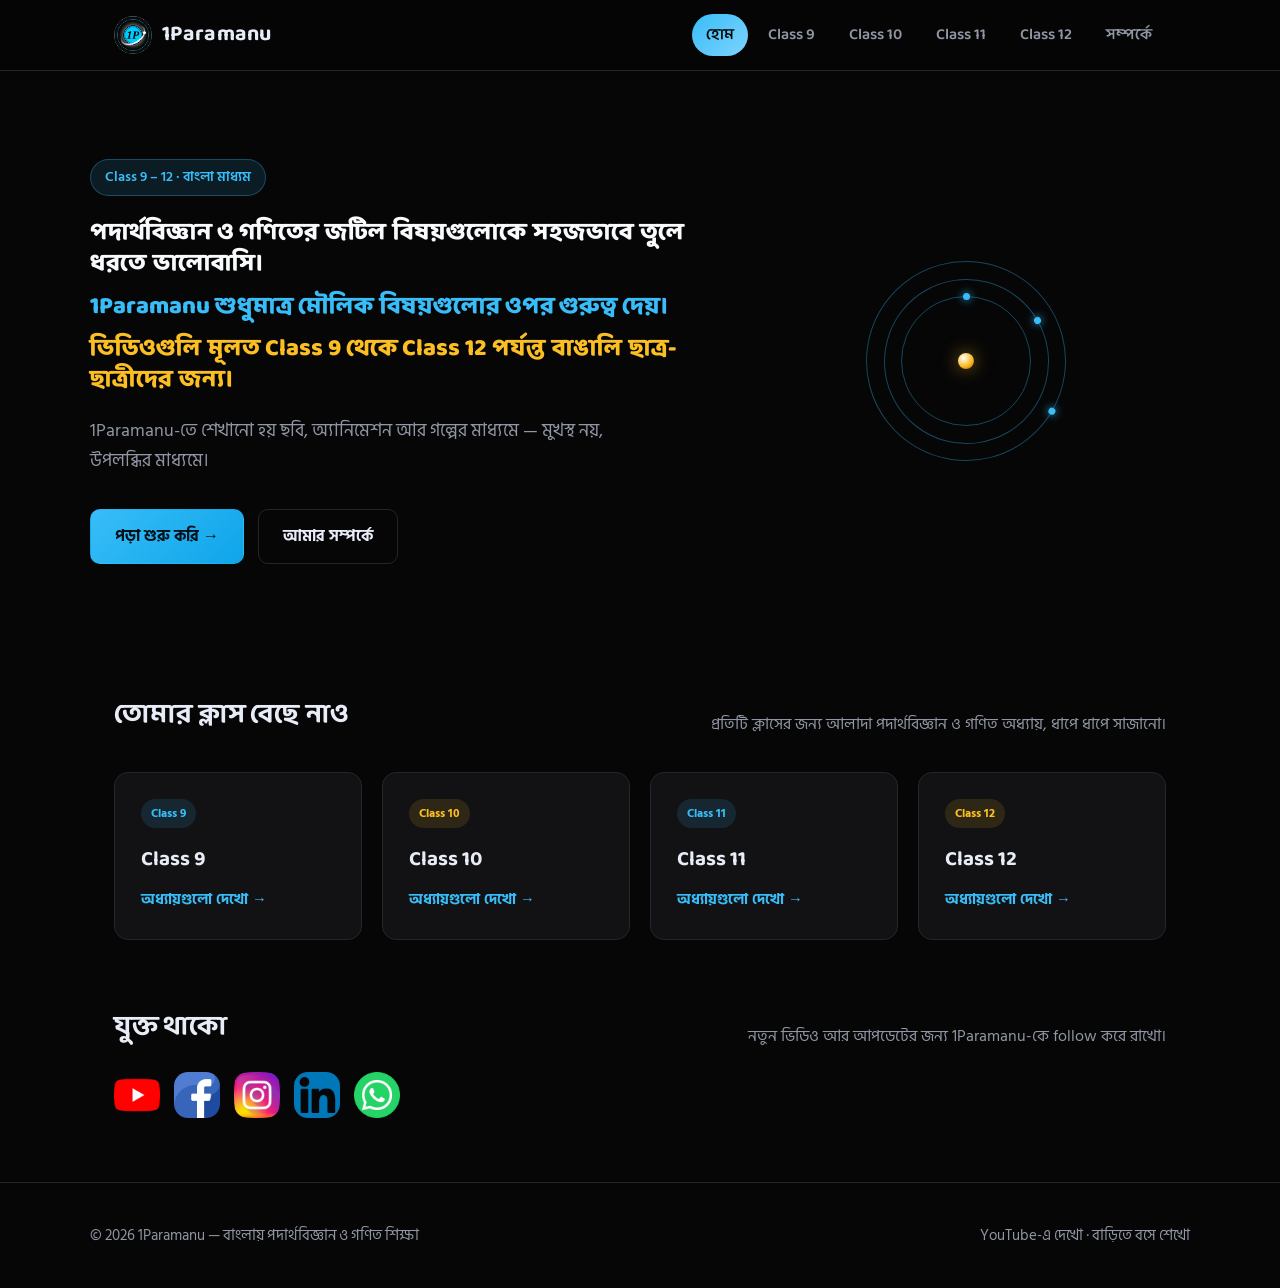
<file: index.html>
<!DOCTYPE html>
<html lang="bn">
<head>
<meta charset="UTF-8">
<meta name="viewport" content="width=device-width, initial-scale=1.0">
<title>1Paramanu | পদার্থবিজ্ঞান ও গণিত, বাংলায়</title>
<meta name="description" content="Class 9 থেকে 12 পর্যন্ত পদার্থবিজ্ঞান ও গণিত, সহজ বাংলায়, ভিজ্যুয়াল অ্যানিমেশনের মাধ্যমে।">
<link rel="stylesheet" href="style.css">
</head>
<body>

<header>
  <nav class="nav">
    <a href="index.html" class="logo">
      <img src="logo.webp" alt="One Paramanu" class="logo-img" width="38" height="38">
      1Paramanu
    </a>
    <button class="nav-toggle" aria-label="মেনু খুলুন" onclick="document.querySelector('.nav-links').classList.toggle('open')">☰</button>
    <ul class="nav-links">
      <li><a class="nav-link active" href="index.html">হোম</a></li>
      <li><a class="nav-link" href="class9.html">Class 9</a></li>
      <li><a class="nav-link" href="class10.html">Class 10</a></li>
      <li><a class="nav-link" href="class11.html">Class 11</a></li>
      <li><a class="nav-link" href="class12.html">Class 12</a></li>
      <li><a class="nav-link" href="about.html">সম্পর্কে</a></li>
    </ul>
  </nav>
</header>

<section class="hero">
  <div class="hero-grid">
    <div>
      <span class="eyebrow"> Class 9 – 12 · বাংলা মাধ্যম</span>
      <h1 style="font-size: 24px;">
  <span style="color: #F8FAFC; display: block; margin-bottom: 12px;">পদার্থবিজ্ঞান ও গণিতের জটিল বিষয়গুলোকে সহজভাবে তুলে ধরতে ভালোবাসি।</span>
  <span class="heading-sky" style="display: block; margin-bottom: 12px;">1Paramanu শুধুমাত্র মৌলিক বিষয়গুলোর ওপর গুরুত্ব দেয়।</span>
  <span class="heading-yellow" style="display: block;">ভিডিওগুলি মূলত Class 9 থেকে Class 12 পর্যন্ত বাঙালি ছাত্র-ছাত্রীদের জন্য।</span>
</h1>
      <p>1Paramanu-তে শেখানো হয় ছবি, অ্যানিমেশন আর গল্পের মাধ্যমে — মুখস্থ নয়, উপলব্ধির মাধ্যমে।</p>
      <div class="btn-row">
        <a href="#classes" class="btn btn-primary">পড়া শুরু করি →</a>
        <a href="about.html" class="btn btn-secondary">আমার সম্পর্কে</a>
      </div>
    </div>
    <div class="atom-stage">
      <div class="atom">
        <div class="orbit orbit-1"><div class="electron"></div></div>
        <div class="orbit orbit-2"><div class="electron"></div></div>
        <div class="orbit orbit-3"><div class="electron"></div></div>
        <div class="nucleus"></div>
      </div>
    </div>
  </div>
</section>

<section id="classes">
  <div class="wrap">
    <div class="section-head">
      <h2>তোমার ক্লাস বেছে নাও</h2>
      <p>প্রতিটি ক্লাসের জন্য আলাদা পদার্থবিজ্ঞান ও গণিত অধ্যায়, ধাপে ধাপে সাজানো।</p>
    </div>
    <div class="class-grid">
      <div class="class-card">
        <span class="tag physics">Class 9</span>
        <h3>Class 9</h3>
        <a class="go" href="class9.html">অধ্যায়গুলো দেখো →</a>
      </div>
      <div class="class-card">
        <span class="tag math">Class 10</span>
        <h3>Class 10</h3>
        <a class="go" href="class10.html">অধ্যায়গুলো দেখো →</a>
      </div>
      <div class="class-card">
        <span class="tag physics">Class 11</span>
        <h3>Class 11</h3>
        <a class="go" href="class11.html">অধ্যায়গুলো দেখো →</a>
      </div>
      <div class="class-card">
        <span class="tag math">Class 12</span>
        <h3>Class 12</h3>
        <a class="go" href="class12.html">অধ্যায়গুলো দেখো →</a>
      </div>
    </div>
  </div>
</section>

<section class="social-section">
  <div class="wrap">
    <div class="section-head">
      <h2>যুক্ত থাকো</h2>
      <p>নতুন ভিডিও আর আপডেটের জন্য 1Paramanu-কে follow করে রাখো।</p>
    </div>
    <div class="social-row">
      <a class="social-btn youtube" href="https://youtube.com/@1paramanu?si=-sLL2XbflFCzx0f9" target="_blank" rel="noopener" aria-label="YouTube">
        <img src="youtube.webp" alt="YouTube" width="46" height="46">
      </a>
      <a class="social-btn facebook" href="https://facebook.com/profile.php?id=61591580364175" target="_blank" rel="noopener" aria-label="Facebook">
        <img src="facebook.webp" alt="Facebook" width="46" height="46">
      </a>
      <a class="social-btn instagram" href="https://instagram.com/one_paramanu" target="_blank" rel="noopener" aria-label="Instagram">
        <img src="instagram.webp" alt="Instagram" width="46" height="46">
      </a>
      <a class="social-btn linkedin" href="https://www.linkedin.com/in/subhajit-das-558a62386/" target="_blank" rel="noopener" aria-label="LinkedIn">
        <img src="linkedin.webp" alt="LinkedIn" width="46" height="46">
      </a>
      <a class="social-btn whatsapp" href="https://whatsapp.com/channel/0029VbBiETI7dmeeoJoPIU3R" target="_blank" rel="noopener" aria-label="WhatsApp">
        <img src="whatsapp.webp" alt="WhatsApp" width="46" height="46">
      </a>
    </div>
  </div>
</section>

<footer>
  <div class="footer-wrap">
    <span>© 2026 1Paramanu — বাংলায় পদার্থবিজ্ঞান ও গণিত শিক্ষা</span>
    <span>YouTube-এ দেখো · বাড়িতে বসে শেখো</span>
  </div>
</footer>

</body>
</html>
</file>
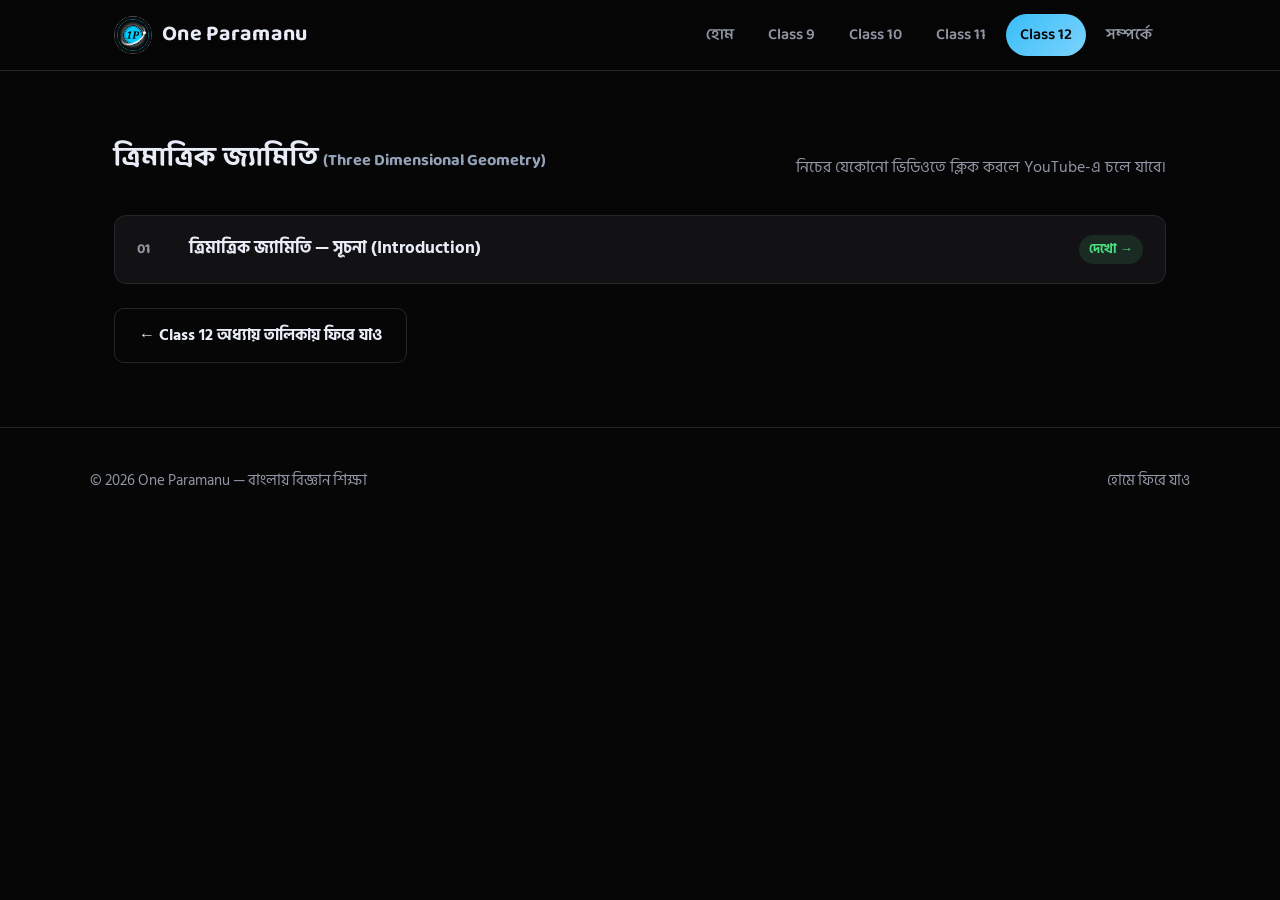
<file: 3d-geometry-videos.html>
<!DOCTYPE html>
<html lang="bn">
<head>
<meta charset="UTF-8">
<meta name="viewport" content="width=device-width, initial-scale=1.0">
<title>ত্রিমাত্রিক জ্যামিতি — ভিডিওসমূহ | One Paramanu</title>
<link rel="stylesheet" href="style.css">
</head>
<body>

<header>
  <nav class="nav">
    <a href="index.html" class="logo">
      <img src="logo.webp" alt="One Paramanu" class="logo-img">
      One Paramanu
    </a>
    <button class="nav-toggle" aria-label="মেনু খুলুন" onclick="document.querySelector('.nav-links').classList.toggle('open')">☰</button>
    <ul class="nav-links">
      <li><a class="nav-link" href="index.html">হোম</a></li>
      <li><a class="nav-link" href="class9.html">Class 9</a></li>
      <li><a class="nav-link" href="class10.html">Class 10</a></li>
      <li><a class="nav-link" href="class11.html">Class 11</a></li>
      <li><a class="nav-link active" href="class12.html">Class 12</a></li>
      <li><a class="nav-link" href="about.html">সম্পর্কে</a></li>
    </ul>
  </nav>
</header>

<section>
  <div class="wrap">
    <div class="section-head">
      <h2>ত্রিমাত্রিক জ্যামিতি <span style="color:#94A3B8; font-size: 0.6em;">(Three Dimensional Geometry)</span></h2>
      <p>নিচের যেকোনো ভিডিওতে ক্লিক করলে YouTube-এ চলে যাবে।</p>
    </div>

    <div class="topic-list" id="video-list">
      <a href="https://youtu.be/Vw0Oh6Q1fI4" target="_blank" rel="noopener" class="topic-row">
        <span class="topic-num">01</span>
        <div><h4>ত্রিমাত্রিক জ্যামিতি — সূচনা (Introduction)</h4></div>
        <span class="status ready">দেখো →</span>
      </a>

      <!--
        নতুন ভিডিও যোগ করতে নিচের ব্লকটি কপি করে, নম্বর, শিরোনাম এবং লিংক বদলে দাও:

        <a href="https://youtu.be/VIDEO_ID" target="_blank" rel="noopener" class="topic-row">
          <span class="topic-num">02</span>
          <div><h4>ভিডিও শিরোনাম এখানে লিখো</h4></div>
          <span class="status ready">দেখো →</span>
        </a>
      -->
    </div>

    <div class="btn-row" style="margin-top: 24px;">
      <a href="class12.html" class="btn btn-secondary">← Class 12 অধ্যায় তালিকায় ফিরে যাও</a>
    </div>
  </div>
</section>

<footer>
  <div class="footer-wrap">
    <span>© 2026 One Paramanu — বাংলায় বিজ্ঞান শিক্ষা</span>
    <span><a href="index.html">হোমে ফিরে যাও</a></span>
  </div>
</footer>

</body>
</html>
</file>
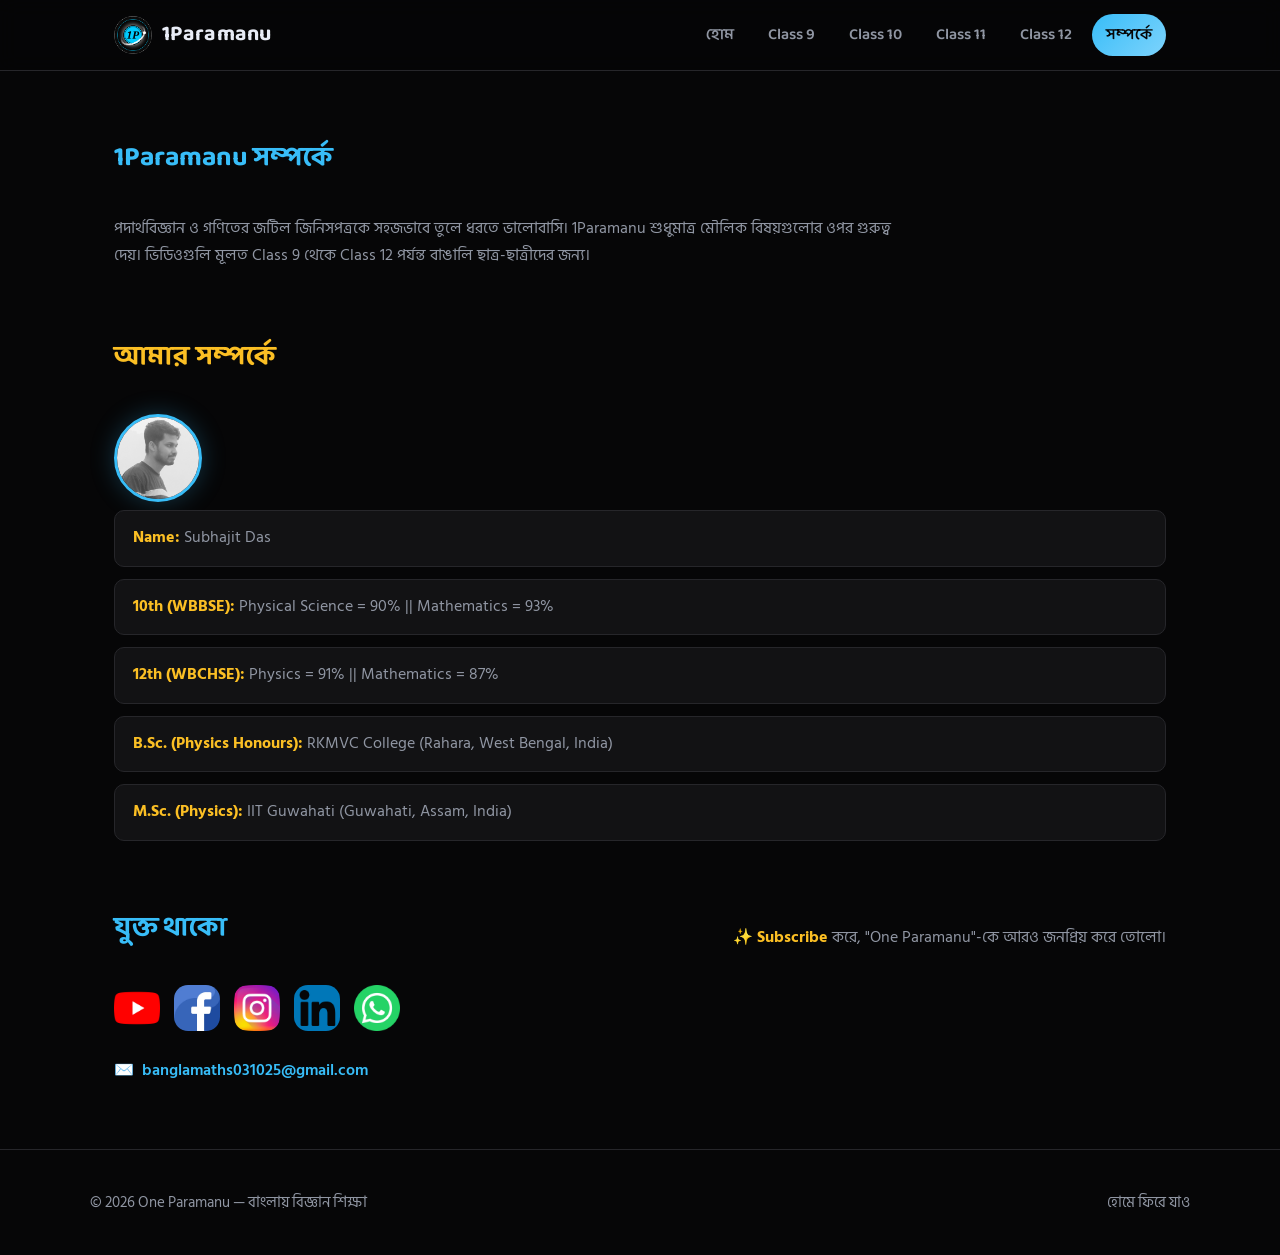
<file: about.html>
<!DOCTYPE html>
<html lang="bn">
<head>
<meta charset="UTF-8">
<meta name="viewport" content="width=device-width, initial-scale=1.0">
<title>সম্পর্কে | 1Paramanu</title>
<link rel="stylesheet" href="style.css">
</head>
<body class="page-about">

<header>
  <nav class="nav">
    <a href="index.html" class="logo">
      <img src="logo.webp" alt="1Paramanu" class="logo-img" width="38" height="38">
      1Paramanu
    </a>
    <button class="nav-toggle" aria-label="মেনু খুলুন" onclick="document.querySelector('.nav-links').classList.toggle('open')">☰</button>
    <ul class="nav-links">
      <li><a class="nav-link" href="index.html">হোম</a></li>
      <li><a class="nav-link" href="class9.html">Class 9</a></li>
      <li><a class="nav-link" href="class10.html">Class 10</a></li>
      <li><a class="nav-link" href="class11.html">Class 11</a></li>
      <li><a class="nav-link" href="class12.html">Class 12</a></li>
      <li><a class="nav-link active" href="about.html">সম্পর্কে</a></li>
    </ul>
  </nav>
</header>

<section>
  <div class="wrap">
    <div class="section-head">
      <h2 class="heading-sky">1Paramanu সম্পর্কে</h2>
    </div>
    <div class="about-block">
      <p>পদার্থবিজ্ঞান ও গণিতের জটিল জিনিসপত্রকে সহজভাবে তুলে ধরতে ভালোবাসি। 1Paramanu শুধুমাত্র মৌলিক বিষয়গুলোর ওপর গুরুত্ব দেয়। ভিডিওগুলি মূলত Class 9 থেকে Class 12 পর্যন্ত বাঙালি ছাত্র-ছাত্রীদের জন্য।</p>
    </div>
  </div>
</section>

<section style="padding-top:0;">
  <div class="wrap">
    <div class="section-head">
      <h2 class="heading-yellow">আমার সম্পর্কে</h2>
    </div>
    <div class="profile-row">
      <img src="profile.webp" alt="Subhajit Das" class="profile-photo">
    </div>
    <ul class="edu-list">
      <li><strong class="heading-yellow">Name:</strong> Subhajit Das</li>
      <li><strong class="heading-yellow">10th (WBBSE):</strong> Physical Science = 90% || Mathematics = 93%</li>
      <li><strong class="heading-yellow">12th (WBCHSE):</strong> Physics = 91% || Mathematics = 87%</li>
      <li><strong class="heading-yellow">B.Sc. (Physics Honours):</strong> RKMVC College (Rahara, West Bengal, India)</li>
      <li><strong class="heading-yellow">M.Sc. (Physics):</strong> IIT Guwahati (Guwahati, Assam, India)</li>
    </ul>
  </div>
</section>

<section style="padding-top:0;">
  <div class="wrap">
    <div class="section-head">
      <h2 class="heading-sky">যুক্ত থাকো</h2>
      <p>✨ <strong class="heading-yellow">Subscribe</strong> করে, "One Paramanu"-কে আরও জনপ্রিয় করে তোলো।</p>
    </div>
    <div class="social-row" style="margin-bottom:26px;">
      <a class="social-btn youtube" href="https://youtube.com/@oneparamanu?si=-sLL2XbflFCzx0f9" target="_blank" rel="noopener" aria-label="YouTube">
        <img src="youtube.webp" alt="YouTube" width="46" height="46">
      </a>
      <a class="social-btn facebook" href="https://facebook.com/profile.php?id=61591580364175" target="_blank" rel="noopener" aria-label="Facebook">
        <img src="facebook.webp" alt="Facebook" width="46" height="46">
      </a>
      <a class="social-btn instagram" href="https://instagram.com/one_paramanu" target="_blank" rel="noopener" aria-label="Instagram">
        <img src="instagram.webp" alt="Instagram" width="46" height="46">
      </a>
      <a class="social-btn linkedin" href="https://www.linkedin.com/in/subhajit-das-558a62386/" target="_blank" rel="noopener" aria-label="LinkedIn">
        <img src="linkedin.webp" alt="LinkedIn" width="46" height="46">
      </a>
      <a class="social-btn whatsapp" href="https://whatsapp.com/channel/0029VbBiETI7dmeeoJoPIU3R" target="_blank" rel="noopener" aria-label="WhatsApp">
        <img src="whatsapp.webp" alt="WhatsApp" width="46" height="46">
      </a>
    </div>
    <div class="contact-line">
      ✉️ <a href="mailto:banglamaths031025@gmail.com">banglamaths031025@gmail.com</a>
    </div>
  </div>
</section>

<footer>
  <div class="footer-wrap">
    <span>© 2026 One Paramanu — বাংলায় বিজ্ঞান শিক্ষা</span>
    <span><a href="index.html">হোমে ফিরে যাও</a></span>
  </div>
</footer>

</body>
</html>
</file>
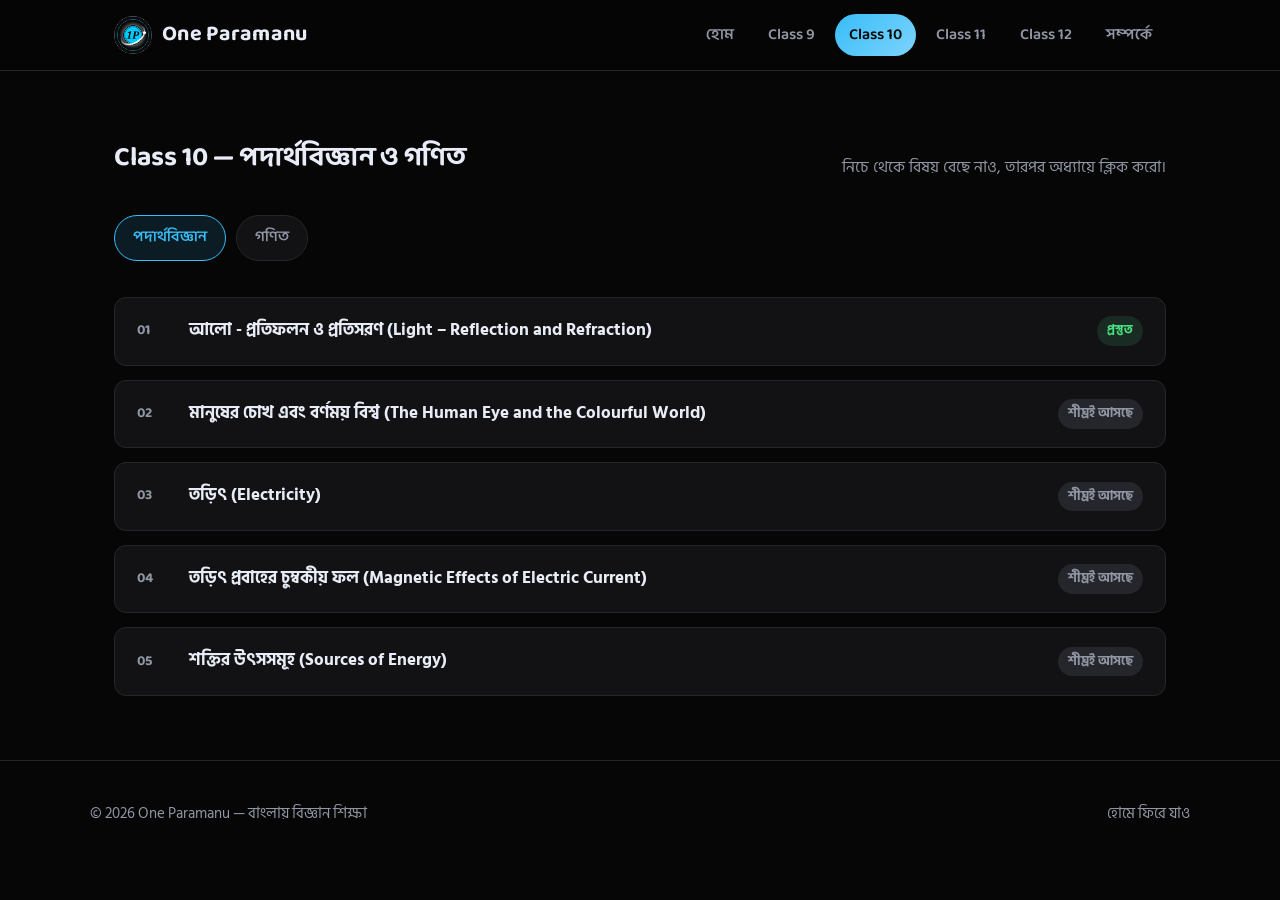
<file: class10.html>
<!DOCTYPE html>
<html lang="bn">
<head>
<meta charset="UTF-8">
<meta name="viewport" content="width=device-width, initial-scale=1.0">
<title>Class 10 | One Paramanu</title>
<link rel="stylesheet" href="style.css">
</head>
<body>

<header>
  <nav class="nav">
    <a href="index.html" class="logo">
      <img src="logo.webp" alt="One Paramanu" class="logo-img">
      One Paramanu
    </a>
    <button class="nav-toggle" aria-label="মেনু খুলুন" onclick="document.querySelector('.nav-links').classList.toggle('open')">☰</button>
    <ul class="nav-links">
      <li><a class="nav-link" href="index.html">হোম</a></li>
      <li><a class="nav-link" href="class9.html">Class 9</a></li>
      <li><a class="nav-link active" href="class10.html">Class 10</a></li>
      <li><a class="nav-link" href="class11.html">Class 11</a></li>
      <li><a class="nav-link" href="class12.html">Class 12</a></li>
      <li><a class="nav-link" href="about.html">সম্পর্কে</a></li>
    </ul>
  </nav>
</header>

<section>
  <div class="wrap">
    <div class="section-head">
      <h2>Class 10 — পদার্থবিজ্ঞান ও গণিত</h2>
      <p>নিচে থেকে বিষয় বেছে নাও, তারপর অধ্যায়ে ক্লিক করো।</p>
    </div>

    <div class="pill-row">
      <span class="pill active physics" id="pill-physics" onclick="showSubject('physics')">পদার্থবিজ্ঞান</span>
      <span class="pill" id="pill-math" onclick="showSubject('math')">গণিত</span>
    </div>

    <div class="topic-list" id="topic-list-physics">
      <div class="topic-row">
        <span class="topic-num">01</span>
        <div>
          <h4>আলো - প্রতিফলন ও প্রতিসরণ (Light – Reflection and Refraction)</h4>
        </div>
        <span class="status ready">প্রস্তুত</span>
      </div>
      <div class="topic-row">
        <span class="topic-num">02</span>
        <div>
          <h4>মানুষের চোখ এবং বর্ণময় বিশ্ব (The Human Eye and the Colourful World)</h4>
        </div>
        <span class="status soon">শীঘ্রই আসছে</span>
      </div>
      <div class="topic-row">
        <span class="topic-num">03</span>
        <div>
          <h4>তড়িৎ (Electricity)</h4>
        </div>
        <span class="status soon">শীঘ্রই আসছে</span>
      </div>
      <div class="topic-row">
        <span class="topic-num">04</span>
        <div>
          <h4>তড়িৎ প্রবাহের চুম্বকীয় ফল (Magnetic Effects of Electric Current)</h4>
        </div>
        <span class="status soon">শীঘ্রই আসছে</span>
      </div>
      <div class="topic-row">
        <span class="topic-num">05</span>
        <div>
          <h4>শক্তির উৎসসমূহ (Sources of Energy)</h4>
        </div>
        <span class="status soon">শীঘ্রই আসছে</span>
      </div>
    </div>

    <div class="topic-list" id="topic-list-math" style="display:none;">
      <div class="topic-row">
        <span class="topic-num">01</span>
        <div>
          <h4>একচলবিশিষ্ট দ্বিঘাত সমীকরণ</h4>
        </div>
        <span class="status soon">শীঘ্রই আসছে</span>
      </div>
      <div class="topic-row">
        <span class="topic-num">02</span>
        <div>
          <h4>সরল সুদকষা</h4>
        </div>
        <span class="status soon">শীঘ্রই আসছে</span>
      </div>
      <div class="topic-row">
        <span class="topic-num">03</span>
        <div>
          <h4>বৃত্ত সম্পর্কিত উপপাদ্য</h4>
        </div>
        <span class="status soon">শীঘ্রই আসছে</span>
      </div>
      <div class="topic-row">
        <span class="topic-num">04</span>
        <div>
          <h4>আয়তঘন</h4>
        </div>
        <span class="status soon">শীঘ্রই আসছে</span>
      </div>
      <div class="topic-row">
        <span class="topic-num">05</span>
        <div>
          <h4>অনুপাত ও সমানুপাত</h4>
        </div>
        <span class="status soon">শীঘ্রই আসছে</span>
      </div>
      <div class="topic-row">
        <span class="topic-num">06</span>
        <div>
          <h4>চক্রবৃদ্ধি সুদ (৩ বছর পর্যন্ত) ও সমহারে বৃদ্ধি বা হ্রাস</h4>
        </div>
        <span class="status soon">শীঘ্রই আসছে</span>
      </div>
      <div class="topic-row">
        <span class="topic-num">07</span>
        <div>
          <h4>বৃত্তস্থ কোণ সম্পর্কিত উপপাদ্য</h4>
        </div>
        <span class="status soon">শীঘ্রই আসছে</span>
      </div>
      <div class="topic-row">
        <span class="topic-num">08</span>
        <div>
          <h4>লম্ব বৃত্তাকার চোঙ</h4>
        </div>
        <span class="status soon">শীঘ্রই আসছে</span>
      </div>
      <div class="topic-row">
        <span class="topic-num">09</span>
        <div>
          <h4>দ্বিঘাত করণী</h4>
        </div>
        <span class="status soon">শীঘ্রই আসছে</span>
      </div>
      <div class="topic-row">
        <span class="topic-num">10</span>
        <div>
          <h4>বৃত্তস্থ চতুর্ভুজ সংক্রান্ত উপপাদ্য</h4>
        </div>
        <span class="status soon">শীঘ্রই আসছে</span>
      </div>
      <div class="topic-row">
        <span class="topic-num">11</span>
        <div>
          <h4>সম্পাদ্য: ত্রিভুজের পরিবৃত্ত ও অন্তর্বৃত্ত অঙ্কন</h4>
        </div>
        <span class="status soon">শীঘ্রই আসছে</span>
      </div>
      <div class="topic-row">
        <span class="topic-num">12</span>
        <div>
          <h4>গোলক</h4>
        </div>
        <span class="status soon">শীঘ্রই আসছে</span>
      </div>
      <div class="topic-row">
        <span class="topic-num">13</span>
        <div>
          <h4>ভেদ</h4>
        </div>
        <span class="status soon">শীঘ্রই আসছে</span>
      </div>
      <div class="topic-row">
        <span class="topic-num">14</span>
        <div>
          <h4>অংশীদারি কারবার</h4>
        </div>
        <span class="status soon">শীঘ্রই আসছে</span>
      </div>
      <div class="topic-row">
        <span class="topic-num">15</span>
        <div>
          <h4>বৃত্তের স্পর্শক সংক্রান্ত উপপাদ্য</h4>
        </div>
        <span class="status soon">শীঘ্রই আসছে</span>
      </div>
      <div class="topic-row">
        <span class="topic-num">16</span>
        <div>
          <h4>লম্ব বৃত্তাকার শঙ্কু</h4>
        </div>
        <span class="status soon">শীঘ্রই আসছে</span>
      </div>
      <div class="topic-row">
        <span class="topic-num">17</span>
        <div>
          <h4>সম্পাদ্য: বৃত্তের স্পর্শক অঙ্কন</h4>
        </div>
        <span class="status soon">শীঘ্রই আসছে</span>
      </div>
      <div class="topic-row">
        <span class="topic-num">18</span>
        <div>
          <h4>সদৃশতা</h4>
        </div>
        <span class="status soon">শীঘ্রই আসছে</span>
      </div>
      <div class="topic-row">
        <span class="topic-num">19</span>
        <div>
          <h4>বিভিন্ন ঘনবস্তু সংক্রান্ত বাস্তব সমস্যা</h4>
        </div>
        <span class="status soon">শীঘ্রই আসছে</span>
      </div>
      <div class="topic-row">
        <span class="topic-num">20</span>
        <div>
          <h4>ত্রিকোণমিতি: কোণ পরিমাপের ধারণা</h4>
        </div>
        <span class="status soon">শীঘ্রই আসছে</span>
      </div>
      <div class="topic-row">
        <span class="topic-num">21</span>
        <div>
          <h4>সম্পাদ্য: মধ্যসমানুপাতী নির্ণয়</h4>
        </div>
        <span class="status soon">শীঘ্রই আসছে</span>
      </div>
      <div class="topic-row">
        <span class="topic-num">22</span>
        <div>
          <h4>পিথাগোরাসের উপপাদ্য</h4>
        </div>
        <span class="status soon">শীঘ্রই আসছে</span>
      </div>
      <div class="topic-row">
        <span class="topic-num">23</span>
        <div>
          <h4>ত্রিকোণমিতিক অনুপাত এবং ত্রিকোণমিতিক অভেদাবলি</h4>
        </div>
        <span class="status soon">শীঘ্রই আসছে</span>
      </div>
      <div class="topic-row">
        <span class="topic-num">24</span>
        <div>
          <h4>পূরক কোণের ত্রিকোণমিতিক অনুপাত</h4>
        </div>
        <span class="status soon">শীঘ্রই আসছে</span>
      </div>
      <div class="topic-row">
        <span class="topic-num">25</span>
        <div>
          <h4>ত্রিকোণমিতিক অনুপাতের প্রয়োগ: উচ্চতা ও দূরত্ব</h4>
        </div>
        <span class="status soon">শীঘ্রই আসছে</span>
      </div>
      <div class="topic-row">
        <span class="topic-num">26</span>
        <div>
          <h4>রাশিবিজ্ঞান: গড়, মধ্যমা, ওজাইভ, সংখ্যাগুরুমান</h4>
        </div>
        <span class="status soon">শীঘ্রই আসছে</span>
      </div>
    </div>

  </div>
</section>

<script>
function showSubject(subject){
  document.getElementById('topic-list-physics').style.display = subject === 'physics' ? '' : 'none';
  document.getElementById('topic-list-math').style.display = subject === 'math' ? '' : 'none';
  document.getElementById('pill-physics').classList.toggle('active', subject === 'physics');
  document.getElementById('pill-physics').classList.toggle('physics', subject === 'physics');
  document.getElementById('pill-math').classList.toggle('active', subject === 'math');
  document.getElementById('pill-math').classList.toggle('math', subject === 'math');
}
</script>

<footer>
  <div class="footer-wrap">
    <span>© 2026 One Paramanu — বাংলায় বিজ্ঞান শিক্ষা</span>
    <span><a href="index.html">হোমে ফিরে যাও</a></span>
  </div>
</footer>

</body>
</html>
</file>
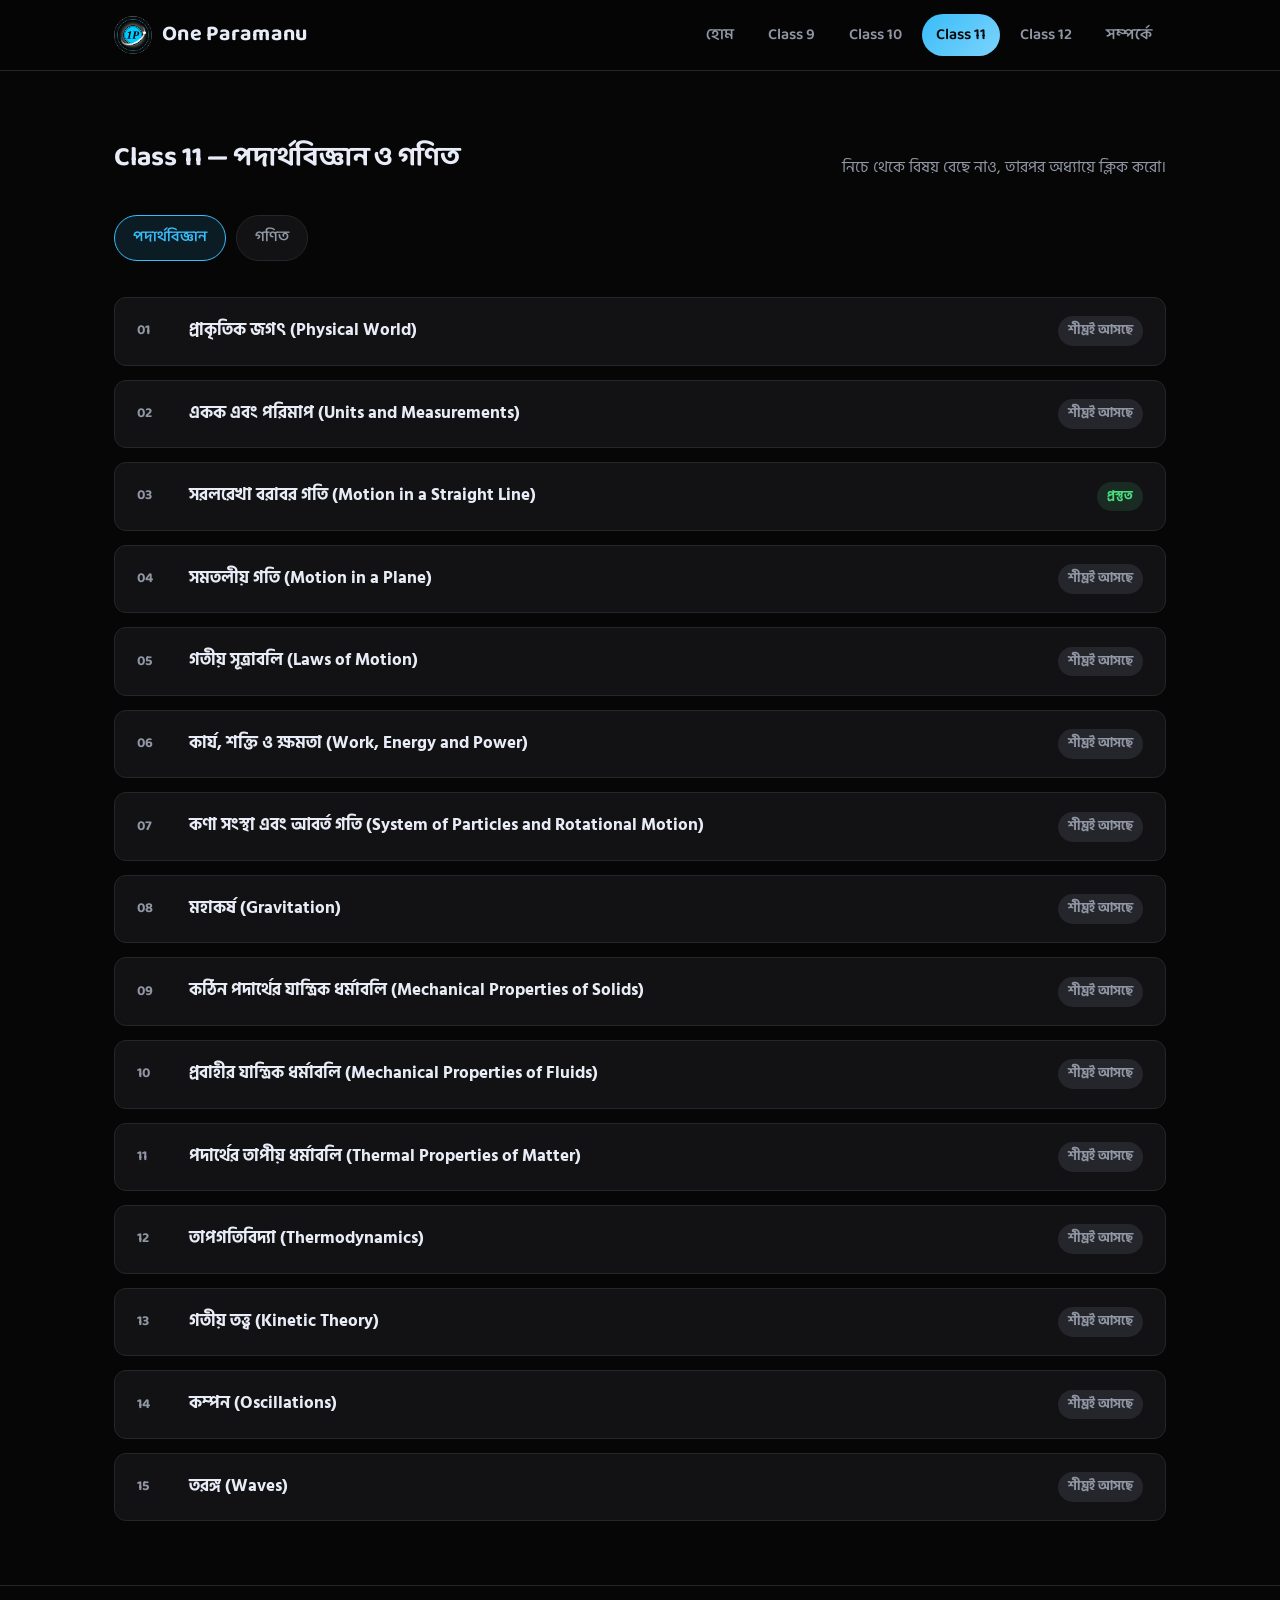
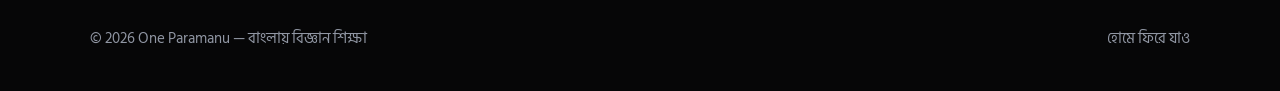
<file: class11.html>
<!DOCTYPE html>
<html lang="bn">
<head>
<meta charset="UTF-8">
<meta name="viewport" content="width=device-width, initial-scale=1.0">
<title>Class 11 | One Paramanu</title>
<link rel="stylesheet" href="style.css">
</head>
<body>

<header>
  <nav class="nav">
    <a href="index.html" class="logo">
      <img src="logo.webp" alt="One Paramanu" class="logo-img">
      One Paramanu
    </a>
    <button class="nav-toggle" aria-label="মেনু খুলুন" onclick="document.querySelector('.nav-links').classList.toggle('open')">☰</button>
    <ul class="nav-links">
      <li><a class="nav-link" href="index.html">হোম</a></li>
      <li><a class="nav-link" href="class9.html">Class 9</a></li>
      <li><a class="nav-link" href="class10.html">Class 10</a></li>
      <li><a class="nav-link active" href="class11.html">Class 11</a></li>
      <li><a class="nav-link" href="class12.html">Class 12</a></li>
      <li><a class="nav-link" href="about.html">সম্পর্কে</a></li>
    </ul>
  </nav>
</header>

<section>
  <div class="wrap">
    <div class="section-head">
      <h2>Class 11 — পদার্থবিজ্ঞান ও গণিত</h2>
      <p>নিচে থেকে বিষয় বেছে নাও, তারপর অধ্যায়ে ক্লিক করো।</p>
    </div>

    <div class="pill-row">
      <span class="pill active physics" id="pill-physics" onclick="showSubject('physics')">পদার্থবিজ্ঞান</span>
      <span class="pill" id="pill-math" onclick="showSubject('math')">গণিত</span>
    </div>

    <div class="topic-list" id="topic-list-physics">
      <div class="topic-row">
        <span class="topic-num">01</span>
        <div><h4>প্রাকৃতিক জগৎ (Physical World)</h4></div>
        <span class="status soon">শীঘ্রই আসছে</span>
      </div>
      <div class="topic-row">
        <span class="topic-num">02</span>
        <div><h4>একক এবং পরিমাপ (Units and Measurements)</h4></div>
        <span class="status soon">শীঘ্রই আসছে</span>
      </div>
      <div class="topic-row">
        <span class="topic-num">03</span>
        <div><h4>সরলরেখা বরাবর গতি (Motion in a Straight Line)</h4></div>
        <span class="status ready">প্রস্তুত</span>
      </div>
      <div class="topic-row">
        <span class="topic-num">04</span>
        <div><h4>সমতলীয় গতি (Motion in a Plane)</h4></div>
        <span class="status soon">শীঘ্রই আসছে</span>
      </div>
      <div class="topic-row">
        <span class="topic-num">05</span>
        <div><h4>গতীয় সূত্রাবলি (Laws of Motion)</h4></div>
        <span class="status soon">শীঘ্রই আসছে</span>
      </div>
      <div class="topic-row">
        <span class="topic-num">06</span>
        <div><h4>কার্য, শক্তি ও ক্ষমতা (Work, Energy and Power)</h4></div>
        <span class="status soon">শীঘ্রই আসছে</span>
      </div>
      <div class="topic-row">
        <span class="topic-num">07</span>
        <div><h4>কণা সংস্থা এবং আবর্ত গতি (System of Particles and Rotational Motion)</h4></div>
        <span class="status soon">শীঘ্রই আসছে</span>
      </div>
      <div class="topic-row">
        <span class="topic-num">08</span>
        <div><h4>মহাকর্ষ (Gravitation)</h4></div>
        <span class="status soon">শীঘ্রই আসছে</span>
      </div>
      <div class="topic-row">
        <span class="topic-num">09</span>
        <div><h4>কঠিন পদার্থের যান্ত্রিক ধর্মাবলি (Mechanical Properties of Solids)</h4></div>
        <span class="status soon">শীঘ্রই আসছে</span>
      </div>
      <div class="topic-row">
        <span class="topic-num">10</span>
        <div><h4>প্রবাহীর যান্ত্রিক ধর্মাবলি (Mechanical Properties of Fluids)</h4></div>
        <span class="status soon">শীঘ্রই আসছে</span>
      </div>
      <div class="topic-row">
        <span class="topic-num">11</span>
        <div><h4>পদার্থের তাপীয় ধর্মাবলি (Thermal Properties of Matter)</h4></div>
        <span class="status soon">শীঘ্রই আসছে</span>
      </div>
      <div class="topic-row">
        <span class="topic-num">12</span>
        <div><h4>তাপগতিবিদ্যা (Thermodynamics)</h4></div>
        <span class="status soon">শীঘ্রই আসছে</span>
      </div>
      <div class="topic-row">
        <span class="topic-num">13</span>
        <div><h4>গতীয় তত্ত্ব (Kinetic Theory)</h4></div>
        <span class="status soon">শীঘ্রই আসছে</span>
      </div>
      <div class="topic-row">
        <span class="topic-num">14</span>
        <div><h4>কম্পন (Oscillations)</h4></div>
        <span class="status soon">শীঘ্রই আসছে</span>
      </div>
      <div class="topic-row">
        <span class="topic-num">15</span>
        <div><h4>তরঙ্গ (Waves)</h4></div>
        <span class="status soon">শীঘ্রই আসছে</span>
      </div>
    </div>

    <div class="topic-list" id="topic-list-math" style="display:none;">
      <div class="topic-row">
        <span class="topic-num">01</span>
        <div><h4>সেটসমূহ (Sets)</h4></div>
        <span class="status soon">শীঘ্রই আসছে</span>
      </div>
      <div class="topic-row">
        <span class="topic-num">02</span>
        <div><h4>সম্বন্ধ ও চিত্রণ (Relations and Functions)</h4></div>
        <span class="status soon">শীঘ্রই আসছে</span>
      </div>
      <div class="topic-row">
        <span class="topic-num">03</span>
        <div><h4>ত্রিকোণমিতিক অপেক্ষক (Trigonometric Functions)</h4></div>
        <span class="status soon">শীঘ্রই আসছে</span>
      </div>
      <div class="topic-row">
        <span class="topic-num">04</span>
        <div><h4>গাণিতিক আরোহণ নীতি (Principle of Mathematical Induction)</h4></div>
        <span class="status soon">শীঘ্রই আসছে</span>
      </div>
      <div class="topic-row">
        <span class="topic-num">05</span>
        <div><h4>জটিল রাশি এবং দ্বিঘাত সমীকরণ (Complex Numbers and Quadratic Equations)</h4></div>
        <span class="status soon">শীঘ্রই আসছে</span>
      </div>
      <div class="topic-row">
        <span class="topic-num">06</span>
        <div><h4>রৈখিক অসমতা (Linear Inequalities)</h4></div>
        <span class="status soon">শীঘ্রই আসছে</span>
      </div>
      <div class="topic-row">
        <span class="topic-num">07</span>
        <div><h4>বিন্যাস ও সমবায় (Permutations and Combinations)</h4></div>
        <span class="status soon">শীঘ্রই আসছে</span>
      </div>
      <div class="topic-row">
        <span class="topic-num">08</span>
        <div><h4>দ্বিপদ উপপাদ্য (Binomial Theorem)</h4></div>
        <span class="status soon">শীঘ্রই আসছে</span>
      </div>
      <div class="topic-row">
        <span class="topic-num">09</span>
        <div><h4>অনুক্রম ও শ্রেণি (Sequences and Series)</h4></div>
        <span class="status soon">শীঘ্রই আসছে</span>
      </div>
      <div class="topic-row">
        <span class="topic-num">10</span>
        <div><h4>সরলরেখা (Straight Lines)</h4></div>
        <span class="status soon">শীঘ্রই আসছে</span>
      </div>
      <div class="topic-row">
        <span class="topic-num">11</span>
        <div><h4>শঙ্কুচ্ছেদ (Conic Sections)</h4></div>
        <span class="status soon">শীঘ্রই আসছে</span>
      </div>
      <div class="topic-row">
        <span class="topic-num">12</span>
        <div><h4>ত্রিমাত্রিক জ্যামিতির পরিচয় (Introduction to 3D Geometry)</h4></div>
        <span class="status soon">শীঘ্রই আসছে</span>
      </div>
      <div class="topic-row">
        <span class="topic-num">13</span>
        <div><h4>সীমা এবং অন্তরকলজ (Limits and Derivatives)</h4></div>
        <span class="status soon">শীঘ্রই আসছে</span>
      </div>
      <div class="topic-row">
        <span class="topic-num">14</span>
        <div><h4>গাণিতিক যুক্তি (Mathematical Reasoning)</h4></div>
        <span class="status soon">শীঘ্রই আসছে</span>
      </div>
      <div class="topic-row">
        <span class="topic-num">15</span>
        <div><h4>রাশিবিজ্ঞান (Statistics)</h4></div>
        <span class="status soon">শীঘ্রই আসছে</span>
      </div>
      <div class="topic-row">
        <span class="topic-num">16</span>
        <div><h4>সম্ভাবনা (Probability)</h4></div>
        <span class="status soon">শীঘ্রই আসছে</span>
      </div>
    </div>
  </div>
</section>

<script>
function showSubject(subject){
  document.getElementById('topic-list-physics').style.display = subject === 'physics' ? '' : 'none';
  document.getElementById('topic-list-math').style.display = subject === 'math' ? '' : 'none';
  document.getElementById('pill-physics').classList.toggle('active', subject === 'physics');
  document.getElementById('pill-physics').classList.toggle('physics', subject === 'physics');
  document.getElementById('pill-math').classList.toggle('active', subject === 'math');
  document.getElementById('pill-math').classList.toggle('math', subject === 'math');
}
</script>

<footer>
  <div class="footer-wrap">
    <span>© 2026 One Paramanu — বাংলায় বিজ্ঞান শিক্ষা</span>
    <span><a href="index.html">হোমে ফিরে যাও</a></span>
  </div>
</footer>

</body>
</html>
</file>
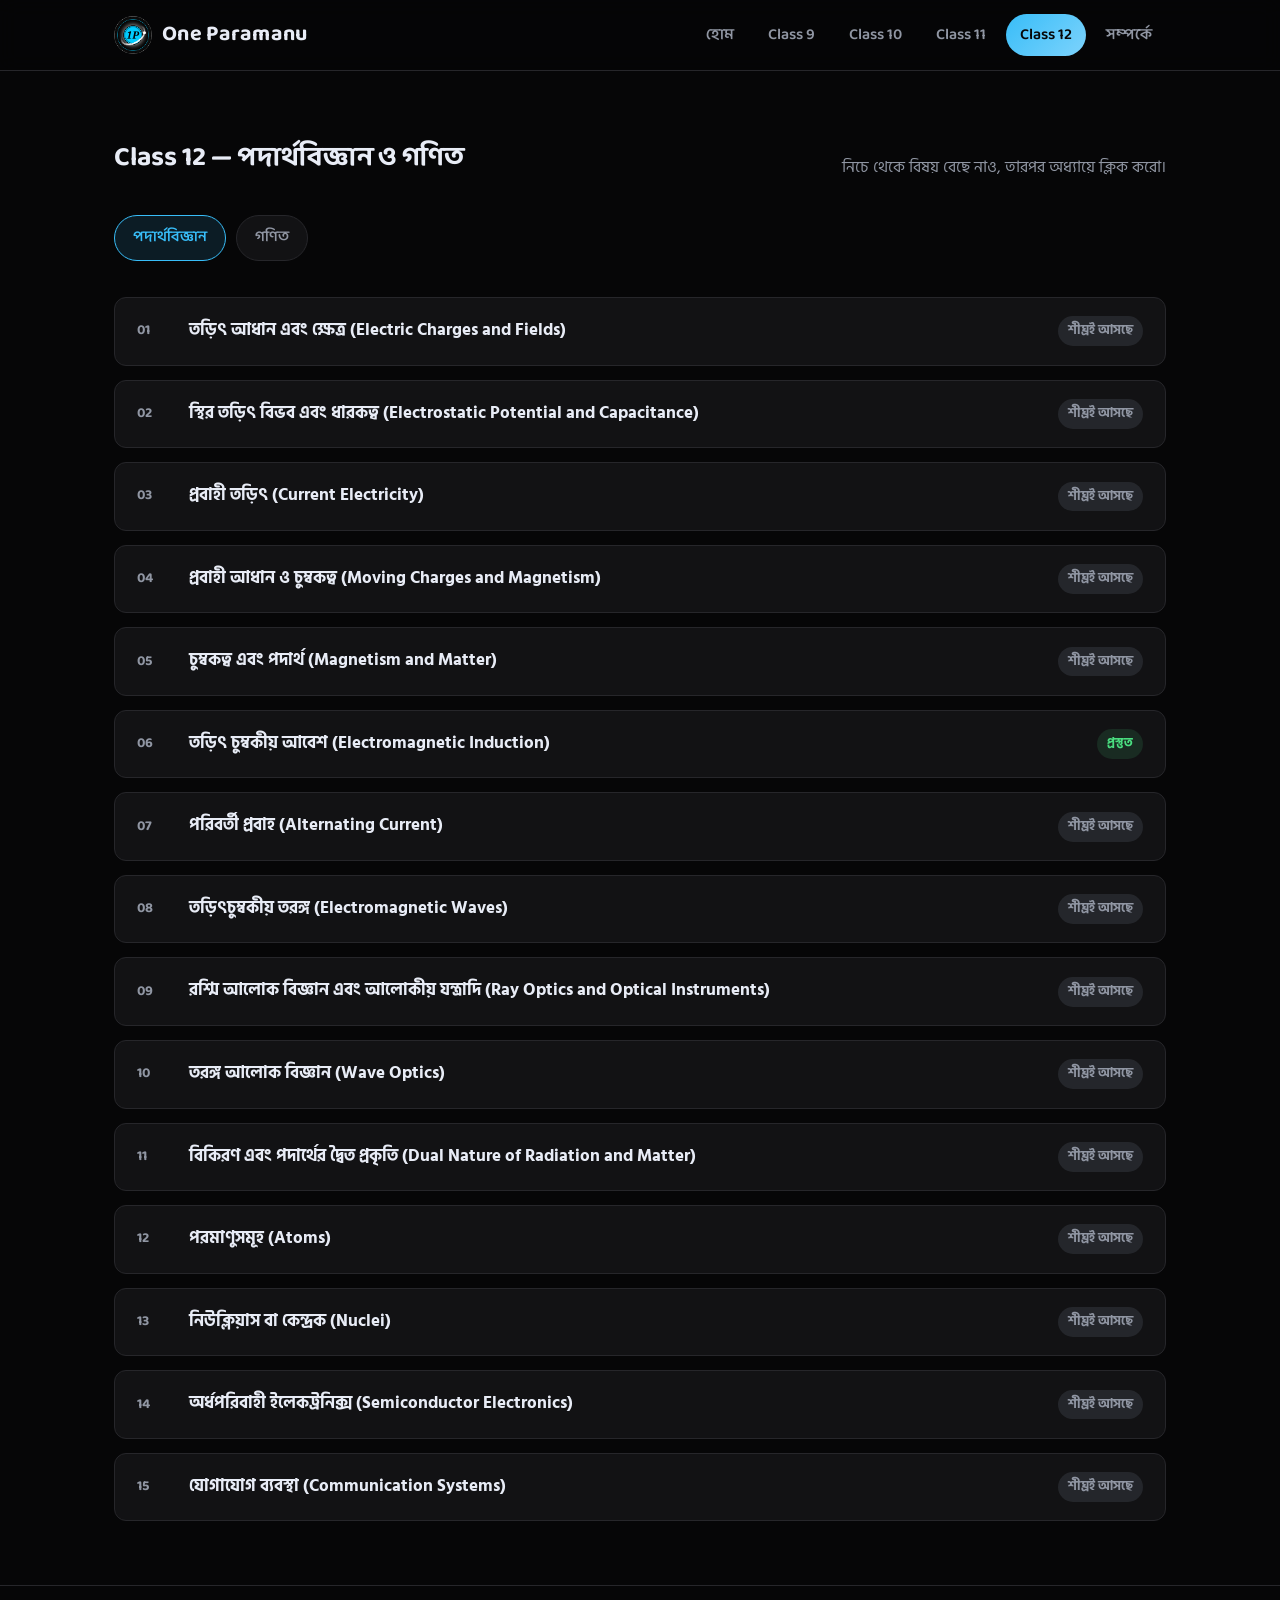
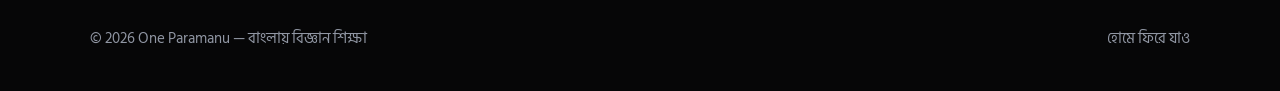
<file: class12.html>
<!DOCTYPE html>
<html lang="bn">
<head>
<meta charset="UTF-8">
<meta name="viewport" content="width=device-width, initial-scale=1.0">
<title>Class 12 | One Paramanu</title>
<link rel="stylesheet" href="style.css">
</head>
<body>

<header>
  <nav class="nav">
    <a href="index.html" class="logo">
      <img src="logo.webp" alt="One Paramanu" class="logo-img">
      One Paramanu
    </a>
    <button class="nav-toggle" aria-label="মেনু খুলুন" onclick="document.querySelector('.nav-links').classList.toggle('open')">☰</button>
    <ul class="nav-links">
      <li><a class="nav-link" href="index.html">হোম</a></li>
      <li><a class="nav-link" href="class9.html">Class 9</a></li>
      <li><a class="nav-link" href="class10.html">Class 10</a></li>
      <li><a class="nav-link" href="class11.html">Class 11</a></li>
      <li><a class="nav-link active" href="class12.html">Class 12</a></li>
      <li><a class="nav-link" href="about.html">সম্পর্কে</a></li>
    </ul>
  </nav>
</header>

<section>
  <div class="wrap">
    <div class="section-head">
      <h2>Class 12 — পদার্থবিজ্ঞান ও গণিত</h2>
      <p>নিচে থেকে বিষয় বেছে নাও, তারপর অধ্যায়ে ক্লিক করো।</p>
    </div>

    <div class="pill-row">
      <span class="pill active physics" id="pill-physics" onclick="showSubject('physics')">পদার্থবিজ্ঞান</span>
      <span class="pill" id="pill-math" onclick="showSubject('math')">গণিত</span>
    </div>

    <div class="topic-list" id="topic-list-physics">
      <div class="topic-row">
        <span class="topic-num">01</span>
        <div><h4>তড়িৎ আধান এবং ক্ষেত্র (Electric Charges and Fields)</h4></div>
        <span class="status soon">শীঘ্রই আসছে</span>
      </div>
      <div class="topic-row">
        <span class="topic-num">02</span>
        <div><h4>স্থির তড়িৎ বিভব এবং ধারকত্ব (Electrostatic Potential and Capacitance)</h4></div>
        <span class="status soon">শীঘ্রই আসছে</span>
      </div>
      <div class="topic-row">
        <span class="topic-num">03</span>
        <div><h4>প্রবাহী তড়িৎ (Current Electricity)</h4></div>
        <span class="status soon">শীঘ্রই আসছে</span>
      </div>
      <div class="topic-row">
        <span class="topic-num">04</span>
        <div><h4>প্রবাহী আধান ও চুম্বকত্ব (Moving Charges and Magnetism)</h4></div>
        <span class="status soon">শীঘ্রই আসছে</span>
      </div>
      <div class="topic-row">
        <span class="topic-num">05</span>
        <div><h4>চুম্বকত্ব এবং পদার্থ (Magnetism and Matter)</h4></div>
        <span class="status soon">শীঘ্রই আসছে</span>
      </div>
      <div class="topic-row">
        <span class="topic-num">06</span>
        <div><h4>তড়িৎ চুম্বকীয় আবেশ (Electromagnetic Induction)</h4></div>
        <span class="status ready">প্রস্তুত</span>
      </div>
      <div class="topic-row">
        <span class="topic-num">07</span>
        <div><h4>পরিবর্তী প্রবাহ (Alternating Current)</h4></div>
        <span class="status soon">শীঘ্রই আসছে</span>
      </div>
      <div class="topic-row">
        <span class="topic-num">08</span>
        <div><h4>তড়িৎচুম্বকীয় তরঙ্গ (Electromagnetic Waves)</h4></div>
        <span class="status soon">শীঘ্রই আসছে</span>
      </div>
      <div class="topic-row">
        <span class="topic-num">09</span>
        <div><h4>রশ্মি আলোক বিজ্ঞান এবং আলোকীয় যন্ত্রাদি (Ray Optics and Optical Instruments)</h4></div>
        <span class="status soon">শীঘ্রই আসছে</span>
      </div>
      <div class="topic-row">
        <span class="topic-num">10</span>
        <div><h4>তরঙ্গ আলোক বিজ্ঞান (Wave Optics)</h4></div>
        <span class="status soon">শীঘ্রই আসছে</span>
      </div>
      <div class="topic-row">
        <span class="topic-num">11</span>
        <div><h4>বিকিরণ এবং পদার্থের দ্বৈত প্রকৃতি (Dual Nature of Radiation and Matter)</h4></div>
        <span class="status soon">শীঘ্রই আসছে</span>
      </div>
      <div class="topic-row">
        <span class="topic-num">12</span>
        <div><h4>পরমাণুসমূহ (Atoms)</h4></div>
        <span class="status soon">শীঘ্রই আসছে</span>
      </div>
      <div class="topic-row">
        <span class="topic-num">13</span>
        <div><h4>নিউক্লিয়াস বা কেন্দ্রক (Nuclei)</h4></div>
        <span class="status soon">শীঘ্রই আসছে</span>
      </div>
      <div class="topic-row">
        <span class="topic-num">14</span>
        <div><h4>অর্ধপরিবাহী ইলেকট্রনিক্স (Semiconductor Electronics)</h4></div>
        <span class="status soon">শীঘ্রই আসছে</span>
      </div>
      <div class="topic-row">
        <span class="topic-num">15</span>
        <div><h4>যোগাযোগ ব্যবস্থা (Communication Systems)</h4></div>
        <span class="status soon">শীঘ্রই আসছে</span>
      </div>
    </div>

    <div class="topic-list" id="topic-list-math" style="display:none;">
      <div class="topic-row">
        <span class="topic-num">01</span>
        <div><h4>সম্বন্ধ ও অপেক্ষক (Relations and Functions)</h4></div>
        <span class="status soon">শীঘ্রই আসছে</span>
      </div>
      <div class="topic-row">
        <span class="topic-num">02</span>
        <div><h4>ত্রিকোণমিতিক বিপরীত বৃত্তীয় অপেক্ষকসমূহ (Inverse Trigonometric Functions)</h4></div>
        <span class="status soon">শীঘ্রই আসছে</span>
      </div>
      <div class="topic-row">
        <span class="topic-num">03</span>
        <div><h4>ম্যাট্রিক্স (Matrices)</h4></div>
        <span class="status soon">শীঘ্রই আসছে</span>
      </div>
      <div class="topic-row">
        <span class="topic-num">04</span>
        <div><h4>নির্ণায়ক (Determinants)</h4></div>
        <span class="status soon">শীঘ্রই আসছে</span>
      </div>
      <div class="topic-row">
        <span class="topic-num">05</span>
        <div><h4>সন্ততা এবং অন্তরকলণযোগ্যতা (Continuity and Differentiability)</h4></div>
        <span class="status soon">শীঘ্রই আসছে</span>
      </div>
      <div class="topic-row">
        <span class="topic-num">06</span>
        <div><h4>অন্তরকলজের প্রয়োগ (Application of Derivatives)</h4></div>
        <span class="status soon">শীঘ্রই আসছে</span>
      </div>
      <div class="topic-row">
        <span class="topic-num">07</span>
        <div><h4>সমাকল (Integrals)</h4></div>
        <span class="status soon">শীঘ্রই আসছে</span>
      </div>
      <div class="topic-row">
        <span class="topic-num">08</span>
        <div><h4>সমাকলের প্রয়োগ (Application of Integrals)</h4></div>
        <span class="status soon">শীঘ্রই আসছে</span>
      </div>
      <div class="topic-row">
        <span class="topic-num">09</span>
        <div><h4>অবকল সমীকরণ (Differential Equations)</h4></div>
        <span class="status soon">শীঘ্রই আসছে</span>
      </div>
      <div class="topic-row">
        <span class="topic-num">10</span>
        <div><h4>ভেক্টর বীজগণিত (Vector Algebra)</h4></div>
        <span class="status soon">শীঘ্রই আসছে</span>
      </div>
      <a href="3d-geometry-videos.html" class="topic-row">
        <span class="topic-num">11</span>
        <div><h4>ত্রিমাত্রিক জ্যামিতি (Three Dimensional Geometry)</h4></div>
        <span class="status ready">প্রস্তুত</span>
      </a>
      <div class="topic-row">
        <span class="topic-num">12</span>
        <div><h4>রৈখিক প্রোগ্রামবিধি (Linear Programming)</h4></div>
        <span class="status soon">শীঘ্রই আসছে</span>
      </div>
      <div class="topic-row">
        <span class="topic-num">13</span>
        <div><h4>সম্ভাবনা (Probability)</h4></div>
        <span class="status soon">শীঘ্রই আসছে</span>
      </div>
    </div>
  </div>
</section>

<script>
function showSubject(subject){
  document.getElementById('topic-list-physics').style.display = subject === 'physics' ? '' : 'none';
  document.getElementById('topic-list-math').style.display = subject === 'math' ? '' : 'none';
  document.getElementById('pill-physics').classList.toggle('active', subject === 'physics');
  document.getElementById('pill-physics').classList.toggle('physics', subject === 'physics');
  document.getElementById('pill-math').classList.toggle('active', subject === 'math');
  document.getElementById('pill-math').classList.toggle('math', subject === 'math');
}
</script>

<footer>
  <div class="footer-wrap">
    <span>© 2026 One Paramanu — বাংলায় বিজ্ঞান শিক্ষা</span>
    <span><a href="index.html">হোমে ফিরে যাও</a></span>
  </div>
</footer>

</body>
</html>
</file>
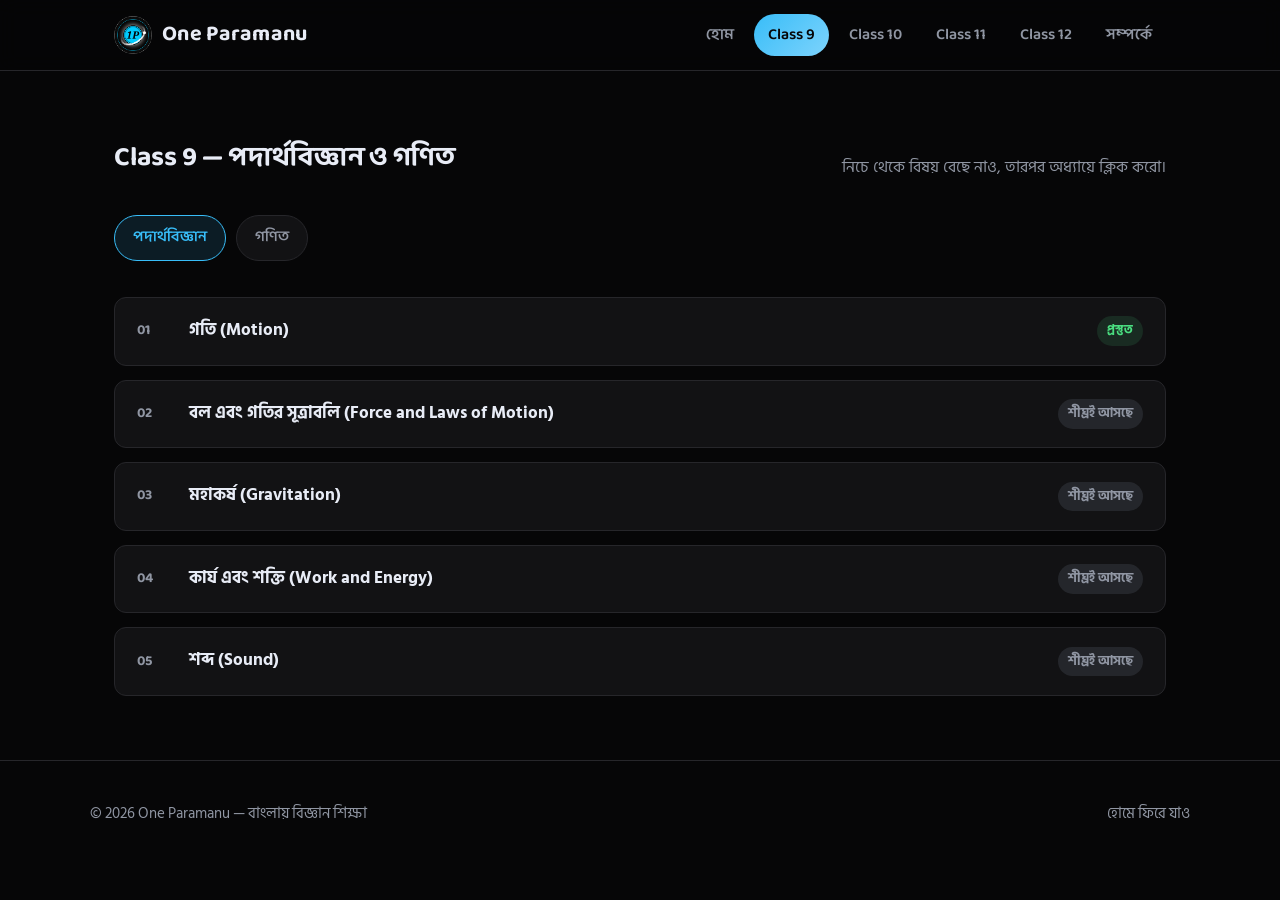
<file: class9.html>
<!DOCTYPE html>
<html lang="bn">
<head>
<meta charset="UTF-8">
<meta name="viewport" content="width=device-width, initial-scale=1.0">
<title>Class 9 | One Paramanu</title>
<link rel="stylesheet" href="style.css">
</head>
<body>

<header>
  <nav class="nav">
    <a href="index.html" class="logo">
      <img src="logo.webp" alt="One Paramanu" class="logo-img">
      One Paramanu
    </a>
    <button class="nav-toggle" aria-label="মেনু খুলুন" onclick="document.querySelector('.nav-links').classList.toggle('open')">☰</button>
    <ul class="nav-links">
      <li><a class="nav-link" href="index.html">হোম</a></li>
      <li><a class="nav-link active" href="class9.html">Class 9</a></li>
      <li><a class="nav-link" href="class10.html">Class 10</a></li>
      <li><a class="nav-link" href="class11.html">Class 11</a></li>
      <li><a class="nav-link" href="class12.html">Class 12</a></li>
      <li><a class="nav-link" href="about.html">সম্পর্কে</a></li>
    </ul>
  </nav>
</header>

<section>
  <div class="wrap">
    <div class="section-head">
      <h2>Class 9 — পদার্থবিজ্ঞান ও গণিত</h2>
      <p>নিচে থেকে বিষয় বেছে নাও, তারপর অধ্যায়ে ক্লিক করো।</p>
    </div>

    <div class="pill-row">
      <span class="pill active physics" id="pill-physics" onclick="showSubject('physics')">পদার্থবিজ্ঞান</span>
      <span class="pill" id="pill-math" onclick="showSubject('math')">গণিত</span>
    </div>

    <div class="topic-list" id="topic-list-physics">
      <div class="topic-row">
        <span class="topic-num">01</span>
        <div>
          <h4>গতি (Motion)</h4>
        </div>
        <span class="status ready">প্রস্তুত</span>
      </div>
      <div class="topic-row">
        <span class="topic-num">02</span>
        <div>
          <h4>বল এবং গতির সূত্রাবলি (Force and Laws of Motion)</h4>
        </div>
        <span class="status soon">শীঘ্রই আসছে</span>
      </div>
      <div class="topic-row">
        <span class="topic-num">03</span>
        <div>
          <h4>মহাকর্ষ (Gravitation)</h4>
        </div>
        <span class="status soon">শীঘ্রই আসছে</span>
      </div>
      <div class="topic-row">
        <span class="topic-num">04</span>
        <div>
          <h4>কার্য এবং শক্তি (Work and Energy)</h4>
        </div>
        <span class="status soon">শীঘ্রই আসছে</span>
      </div>
      <div class="topic-row">
        <span class="topic-num">05</span>
        <div>
          <h4>শব্দ (Sound)</h4>
        </div>
        <span class="status soon">শীঘ্রই আসছে</span>
      </div>
    </div>

    <div class="topic-list" id="topic-list-math" style="display:none;">
      <div class="topic-row">
        <span class="topic-num">01</span>
        <div><h4>বাস্তব সংখ্যা</h4></div>
        <span class="status soon">শীঘ্রই আসছে</span>
      </div>
      <div class="topic-row">
        <span class="topic-num">02</span>
        <div><h4>সূচকের নিয়মাবলি</h4></div>
        <span class="status soon">শীঘ্রই আসছে</span>
      </div>
      <div class="topic-row">
        <span class="topic-num">03</span>
        <div><h4>লেখচিত্র</h4></div>
        <span class="status soon">শীঘ্রই আসছে</span>
      </div>
      <div class="topic-row">
        <span class="topic-num">04</span>
        <div><h4>স্থানাঙ্ক জ্যামিতি: দূরত্ব নির্ণয়</h4></div>
        <span class="status soon">শীঘ্রই আসছে</span>
      </div>
      <div class="topic-row">
        <span class="topic-num">05</span>
        <div><h4>রৈখিক সহসমীকরণ (দুই চলবিশিষ্ট)</h4></div>
        <span class="status soon">শীঘ্রই আসছে</span>
      </div>
      <div class="topic-row">
        <span class="topic-num">06</span>
        <div><h4>সামান্তরিকের ধর্ম</h4></div>
        <span class="status soon">শীঘ্রই আসছে</span>
      </div>
      <div class="topic-row">
        <span class="topic-num">07</span>
        <div><h4>বহুপদী সংখ্যামালা</h4></div>
        <span class="status soon">শীঘ্রই আসছে</span>
      </div>
      <div class="topic-row">
        <span class="topic-num">08</span>
        <div><h4>উৎপাদকে বিশ্লেষণ</h4></div>
        <span class="status soon">শীঘ্রই আসছে</span>
      </div>
      <div class="topic-row">
        <span class="topic-num">09</span>
        <div><h4>ভেদক ও মধ্যবিন্দু সংক্রান্ত উপপাদ্য</h4></div>
        <span class="status soon">শীঘ্রই আসছে</span>
      </div>
      <div class="topic-row">
        <span class="topic-num">10</span>
        <div><h4>লাভ ও ক্ষতি</h4></div>
        <span class="status soon">শীঘ্রই আসছে</span>
      </div>
      <div class="topic-row">
        <span class="topic-num">11</span>
        <div><h4>রাশিবিজ্ঞান</h4></div>
        <span class="status soon">শীঘ্রই আসছে</span>
      </div>
      <div class="topic-row">
        <span class="topic-num">12</span>
        <div><h4>ক্ষেত্রফল সংক্রান্ত উপপাদ্য</h4></div>
        <span class="status soon">শীঘ্রই আসছে</span>
      </div>
      <div class="topic-row">
        <span class="topic-num">13</span>
        <div><h4>সম্পাদ্য: ত্রিভুজক্ষেত্রের সমান ক্ষেত্রফলবিশিষ্ট সামান্তরিক অঙ্কন</h4></div>
        <span class="status soon">শীঘ্রই আসছে</span>
      </div>
      <div class="topic-row">
        <span class="topic-num">14</span>
        <div><h4>সম্পাদ্য: চতুর্ভুজক্ষেত্রের সমান ক্ষেত্রফলবিশিষ্ট ত্রিভুজক্ষেত্র অঙ্কন</h4></div>
        <span class="status soon">শীঘ্রই আসছে</span>
      </div>
      <div class="topic-row">
        <span class="topic-num">15</span>
        <div><h4>ত্রিভুজ এবং চতুর্ভুজের পরিসীমা ও ক্ষেত্রফল নির্ণয়</h4></div>
        <span class="status soon">শীঘ্রই আসছে</span>
      </div>
      <div class="topic-row">
        <span class="topic-num">16</span>
        <div><h4>বৃত্তের পরিধি</h4></div>
        <span class="status soon">শীঘ্রই আসছে</span>
      </div>
      <div class="topic-row">
        <span class="topic-num">17</span>
        <div><h4>সমবিন্দু সংক্রান্ত উপপাদ্য</h4></div>
        <span class="status soon">শীঘ্রই আসছে</span>
      </div>
      <div class="topic-row">
        <span class="topic-num">18</span>
        <div><h4>বৃত্তের ক্ষেত্রফল</h4></div>
        <span class="status soon">শীঘ্রই আসছে</span>
      </div>
      <div class="topic-row">
        <span class="topic-num">19</span>
        <div><h4>স্থানাঙ্ক জ্যামিতি: বিভাজক বিন্দুর স্থানাঙ্ক নির্ণয়</h4></div>
        <span class="status soon">শীঘ্রই আসছে</span>
      </div>
      <div class="topic-row">
        <span class="topic-num">20</span>
        <div><h4>স্থানাঙ্ক জ্যামিতি: ত্রিভুজ ও চতুর্ভুজের ক্ষেত্রফল নির্ণয়</h4></div>
        <span class="status soon">শীঘ্রই আসছে</span>
      </div>
      <div class="topic-row">
        <span class="topic-num">21</span>
        <div><h4>লগারিদম</h4></div>
        <span class="status soon">শীঘ্রই আসছে</span>
      </div>
      <div class="topic-row">
        <span class="topic-num">22</span>
        <div><h4>সেট তত্ত্বের ধারণা</h4></div>
        <span class="status soon">শীঘ্রই আসছে</span>
      </div>
      <div class="topic-row">
        <span class="topic-num">23</span>
        <div><h4>সম্ভাবনা তত্ত্বের ধারণা</h4></div>
        <span class="status soon">শীঘ্রই আসছে</span>
      </div>
    </div>
  </div>
</section>

<script>
function showSubject(subject){
  document.getElementById('topic-list-physics').style.display = subject === 'physics' ? '' : 'none';
  document.getElementById('topic-list-math').style.display = subject === 'math' ? '' : 'none';
  document.getElementById('pill-physics').classList.toggle('active', subject === 'physics');
  document.getElementById('pill-physics').classList.toggle('physics', subject === 'physics');
  document.getElementById('pill-math').classList.toggle('active', subject === 'math');
  document.getElementById('pill-math').classList.toggle('math', subject === 'math');
}
</script>

<footer>
  <div class="footer-wrap">
    <span>© 2026 One Paramanu — বাংলায় বিজ্ঞান শিক্ষা</span>
    <span><a href="index.html">হোমে ফিরে যাও</a></span>
  </div>
</footer>

</body>
</html>
</file>
<file: style.css>
/* =====================================================
   One Paramanu — shared stylesheet
   ===================================================== */

@import url('https://fonts.googleapis.com/css2?family=Baloo+Da+2:wght@500;600;700;800&family=Hind+Siliguri:wght@400;500;600;700&display=swap');

:root{
  /* ---- Color tokens ---- */
  --bg:        #060607;   /* true dark black background */
  --bg-alt:    #0C0C0E;   /* slightly lighter panel */
  --surface:   #121214;   /* card surface */
  --border:    #26262A;   /* hairline borders */
  --text:      #E8ECF6;   /* primary text */
  --text-muted:#9096A3;   /* secondary text */

  --physics:        #38BDF8;   /* sky blue — physics */
  --physics-soft:   rgba(56,189,248,0.12);
  --math:           #FBBF24;   /* amber/gold — mathematics */
  --math-soft:      rgba(251,191,36,0.12);

  --radius: 14px;
  --max-width: 1100px;
}

*{ box-sizing:border-box; margin:0; padding:0; }

html{ scroll-behavior:smooth; }

body{
  background:var(--bg);
  color:var(--text);
  font-family:'Hind Siliguri', sans-serif;
  line-height:1.7;
  -webkit-font-smoothing:antialiased;
}

h1,h2,h3,.logo,.nav-link,.pill{
  font-family:'Baloo Da 2', 'Hind Siliguri', sans-serif;
}

a{ color:inherit; text-decoration:none; }

img,svg{ display:block; max-width:100%; }

.wrap{
  max-width:var(--max-width);
  margin:0 auto;
  padding:0 24px;
}

/* ---------------- Header ---------------- */
header{
  position:sticky;
  top:0;
  z-index:50;
  background:rgba(6,6,7,0.85);
  backdrop-filter:blur(10px);
  border-bottom:1px solid var(--border);
}

.nav{
  display:flex;
  align-items:center;
  justify-content:space-between;
  padding:16px 24px;
  max-width:var(--max-width);
  margin:0 auto;
}

.logo{
  display:flex;
  align-items:center;
  gap:10px;
  font-size:1.35rem;
  font-weight:700;
  letter-spacing:0.3px;
}

.logo-img{ height:38px; width:38px; object-fit:contain; border-radius:50%; }

.nav-links{
  display:flex;
  align-items:center;
  gap:6px;
  list-style:none;
  flex-wrap:wrap;
}

.nav-link{
  padding:8px 14px;
  border-radius:999px;
  font-size:0.98rem;
  font-weight:600;
  color:var(--text-muted);
  transition:background .2s, color .2s;
}

.nav-link:hover{ color:var(--text); background:var(--surface); }

.nav-link.active{
  color:var(--bg);
  background:linear-gradient(135deg, var(--physics), #7dd3fc);
}

.nav-toggle{
  display:none;
  background:none;
  border:1px solid var(--border);
  border-radius:8px;
  color:var(--text);
  padding:8px 10px;
  font-size:1.2rem;
}

/* ---------------- Hero ---------------- */
.hero{
  padding:88px 24px 64px;
  position:relative;
  overflow:hidden;
}

.hero-grid{
  max-width:var(--max-width);
  margin:0 auto;
  display:grid;
  grid-template-columns:1.15fr 0.85fr;
  gap:48px;
  align-items:center;
}

.eyebrow{
  display:inline-flex;
  align-items:center;
  gap:8px;
  font-size:0.85rem;
  font-weight:600;
  color:var(--physics);
  background:var(--physics-soft);
  border:1px solid rgba(56,189,248,0.3);
  padding:6px 14px;
  border-radius:999px;
  margin-bottom:22px;
}

.hero h1{
  font-size:clamp(2.1rem, 4.2vw, 3.4rem);
  font-weight:800;
  line-height:1.28;
  margin-bottom:20px;
}

.hero h1 .hl-physics{ color:var(--physics); }
.hero h1 .hl-math{ color:var(--math); }

.hero p{
  font-size:1.12rem;
  color:var(--text-muted);
  max-width:52ch;
  margin-bottom:32px;
}

.btn-row{ display:flex; gap:14px; flex-wrap:wrap; }

.btn{
  display:inline-flex;
  align-items:center;
  gap:8px;
  padding:13px 24px;
  border-radius:10px;
  font-weight:700;
  font-size:1rem;
  border:1px solid transparent;
  cursor:pointer;
}

.btn-primary{
  background:linear-gradient(135deg, var(--physics), #0ea5e9);
  color:#031018;
}

.btn-secondary{
  background:transparent;
  border:1px solid var(--border);
  color:var(--text);
}

/* ---- Orbiting atom, the site's signature visual ---- */
.atom-stage{
  display:flex;
  align-items:center;
  justify-content:center;
}

.atom{
  width:min(200px, 55vw);
  height:min(200px, 55vw);
  position:relative;
}

.nucleus{
  position:absolute;
  top:50%; left:50%;
  width:16px; height:16px;
  margin:-8px 0 0 -8px;
  border-radius:50%;
  background:radial-gradient(circle at 35% 30%, #fff, var(--math) 55%, #b45309 100%);
  box-shadow:0 0 18px rgba(251,191,36,0.55);
}

.orbit{
  position:absolute;
  top:50%; left:50%;
  border:1px solid rgba(56,189,248,0.35);
  border-radius:50%;
  transform-origin:center;
}

.orbit-1{ width:130px; height:130px; margin:-65px 0 0 -65px; transform:rotate(0deg); animation:spin 9s linear infinite; }
.orbit-2{ width:165px; height:165px; margin:-82.5px 0 0 -82.5px; transform:rotate(60deg); animation:spin 13s linear infinite reverse; }
.orbit-3{ width:200px; height:200px; margin:-100px 0 0 -100px; transform:rotate(120deg); animation:spin 17s linear infinite; }

.electron{
  position:absolute;
  top:-4px; left:50%;
  width:7px; height:7px;
  margin-left:-3.5px;
  border-radius:50%;
  background:var(--physics);
  box-shadow:0 0 8px var(--physics);
}

@keyframes spin{ to{ transform:rotate(360deg); } }
.orbit-2{ animation-name:spinRev; }
@keyframes spinRev{ from{ transform:rotate(60deg); } to{ transform:rotate(-300deg); } }

@media (prefers-reduced-motion: reduce){
  .orbit-1,.orbit-2,.orbit-3{ animation:none; }
}

/* ---------------- Section shared ---------------- */
section{ padding:64px 24px; }

.section-head{
  display:flex;
  align-items:flex-end;
  justify-content:space-between;
  gap:20px;
  margin-bottom:34px;
  flex-wrap:wrap;
}

.section-head h2{
  font-size:1.7rem;
  font-weight:700;
}

.section-head p{ color:var(--text-muted); max-width:60ch; }

/* ---------------- Class grid ---------------- */
.class-grid{
  display:grid;
  grid-template-columns:repeat(auto-fit, minmax(230px, 1fr));
  gap:20px;
}

.class-card{
  background:var(--surface);
  border:1px solid var(--border);
  border-radius:var(--radius);
  padding:26px;
  transition:transform .2s, border-color .2s;
}

.class-card:hover{
  transform:translateY(-4px);
  border-color:var(--physics);
}

.class-card .tag{
  display:inline-block;
  font-size:0.78rem;
  font-weight:700;
  padding:4px 10px;
  border-radius:999px;
  margin-bottom:14px;
}

.tag.physics{ background:var(--physics-soft); color:var(--physics); }
.tag.math{ background:var(--math-soft); color:var(--math); }

.class-card h3{ font-size:1.3rem; margin-bottom:8px; }
.class-card p{ color:var(--text-muted); font-size:0.96rem; margin-bottom:16px; }

.class-card .go{
  font-weight:700;
  font-size:0.92rem;
  color:var(--physics);
}

/* ---------------- Subject pills row (subject pages) ---------------- */
.pill-row{
  display:flex;
  gap:10px;
  flex-wrap:wrap;
  margin-bottom:36px;
}

.pill{
  padding:9px 18px;
  border-radius:999px;
  border:1px solid var(--border);
  background:var(--surface);
  font-weight:600;
  font-size:0.95rem;
  color:var(--text-muted);
}

.pill.active.physics{ border-color:var(--physics); color:var(--physics); background:var(--physics-soft); }
.pill.active.math{ border-color:var(--math); color:var(--math); background:var(--math-soft); }

/* ---------------- Topic list (subject pages) ---------------- */
.topic-list{ display:flex; flex-direction:column; gap:14px; }

.topic-row{
  display:flex;
  align-items:center;
  gap:18px;
  background:var(--surface);
  border:1px solid var(--border);
  border-radius:12px;
  padding:18px 22px;
}

.topic-num{
  font-family:'Baloo Da 2', sans-serif;
  font-weight:700;
  font-size:1.1rem;
  color:var(--text-muted);
  min-width:34px;
}

.topic-row h4{ font-size:1.05rem; font-weight:700; margin-bottom:2px; }
.topic-row span{ font-size:0.88rem; color:var(--text-muted); }

.topic-row .status{
  margin-inline-start:auto;
  font-size:0.8rem;
  font-weight:700;
  padding:4px 10px;
  border-radius:999px;
  white-space:nowrap;
}

.status.ready{ background:rgba(74,222,128,0.12); color:#4ADE80; }
.status.soon{ background:rgba(148,163,184,0.14); color:var(--text-muted); }

/* ---------------- About page ---------------- */
.about-block{
  display:grid;
  grid-template-columns:1fr;
  gap:22px;
  max-width:780px;
}

.about-block p{ color:var(--text-muted); }

/* ---------------- Social links ---------------- */
.social-row{
  display:flex;
  gap:14px;
  flex-wrap:wrap;
}

.social-btn{
  display:flex;
  align-items:center;
  justify-content:center;
  width:46px;
  height:46px;
  border-radius:14px;
  background:none;
  border:none;
  overflow:hidden;
  transition:transform .2s;
}

.social-btn img{ width:100%; height:100%; object-fit:contain; display:block; }

.social-btn:hover{
  transform:translateY(-3px) scale(1.06);
}

.social-section{
  padding-top:0;
}

.social-section .section-head{ margin-bottom:22px; }

.edu-list{
  list-style:none;
  display:flex;
  flex-direction:column;
  gap:12px;
}

.edu-list li{
  background:var(--surface);
  border:1px solid var(--border);
  border-radius:10px;
  padding:14px 18px;
  color:var(--text-muted);
  font-size:0.98rem;
}

.edu-list li strong{ color:var(--text); }

.contact-line{
  display:flex;
  align-items:center;
  gap:8px;
  font-weight:600;
  color:var(--physics);
}

/* About page: sky-blue & yellow heading accents */
.heading-sky{ color:var(--physics) !important; }
.heading-yellow{ color:var(--math) !important; }

/* Profile photo */
.profile-row{
  display:flex;
  align-items:center;
  gap:28px;
  flex-wrap:wrap;
  margin-bottom:8px;
}

.profile-photo{
  width:88px;
  height:88px;
  border-radius:50%;
  object-fit:cover;
  border:3px solid var(--physics);
  box-shadow:0 0 24px rgba(56,189,248,0.25);
  flex-shrink:0;
}

/* Social icons use full-color logo images, no per-brand overrides needed */

/* ---------------- Footer ---------------- */
footer{
  border-top:1px solid var(--border);
  padding:40px 24px;
  color:var(--text-muted);
  font-size:0.92rem;
}

.footer-wrap{
  max-width:var(--max-width);
  margin:0 auto;
  display:flex;
  justify-content:space-between;
  flex-wrap:wrap;
  gap:16px;
}

/* ---------------- Responsive ---------------- */
@media (max-width: 860px){
  .hero-grid{ grid-template-columns:1fr; }
  .atom-stage{ order:-1; }
}

@media (max-width: 720px){
  .nav-links{
    position:absolute;
    top:100%; left:0; right:0;
    background:var(--bg-alt);
    border-bottom:1px solid var(--border);
    flex-direction:column;
    align-items:stretch;
    padding:10px 24px 18px;
    display:none;
  }
  .nav-links.open{ display:flex; }
  .nav-toggle{ display:inline-block; }
}
</file>
